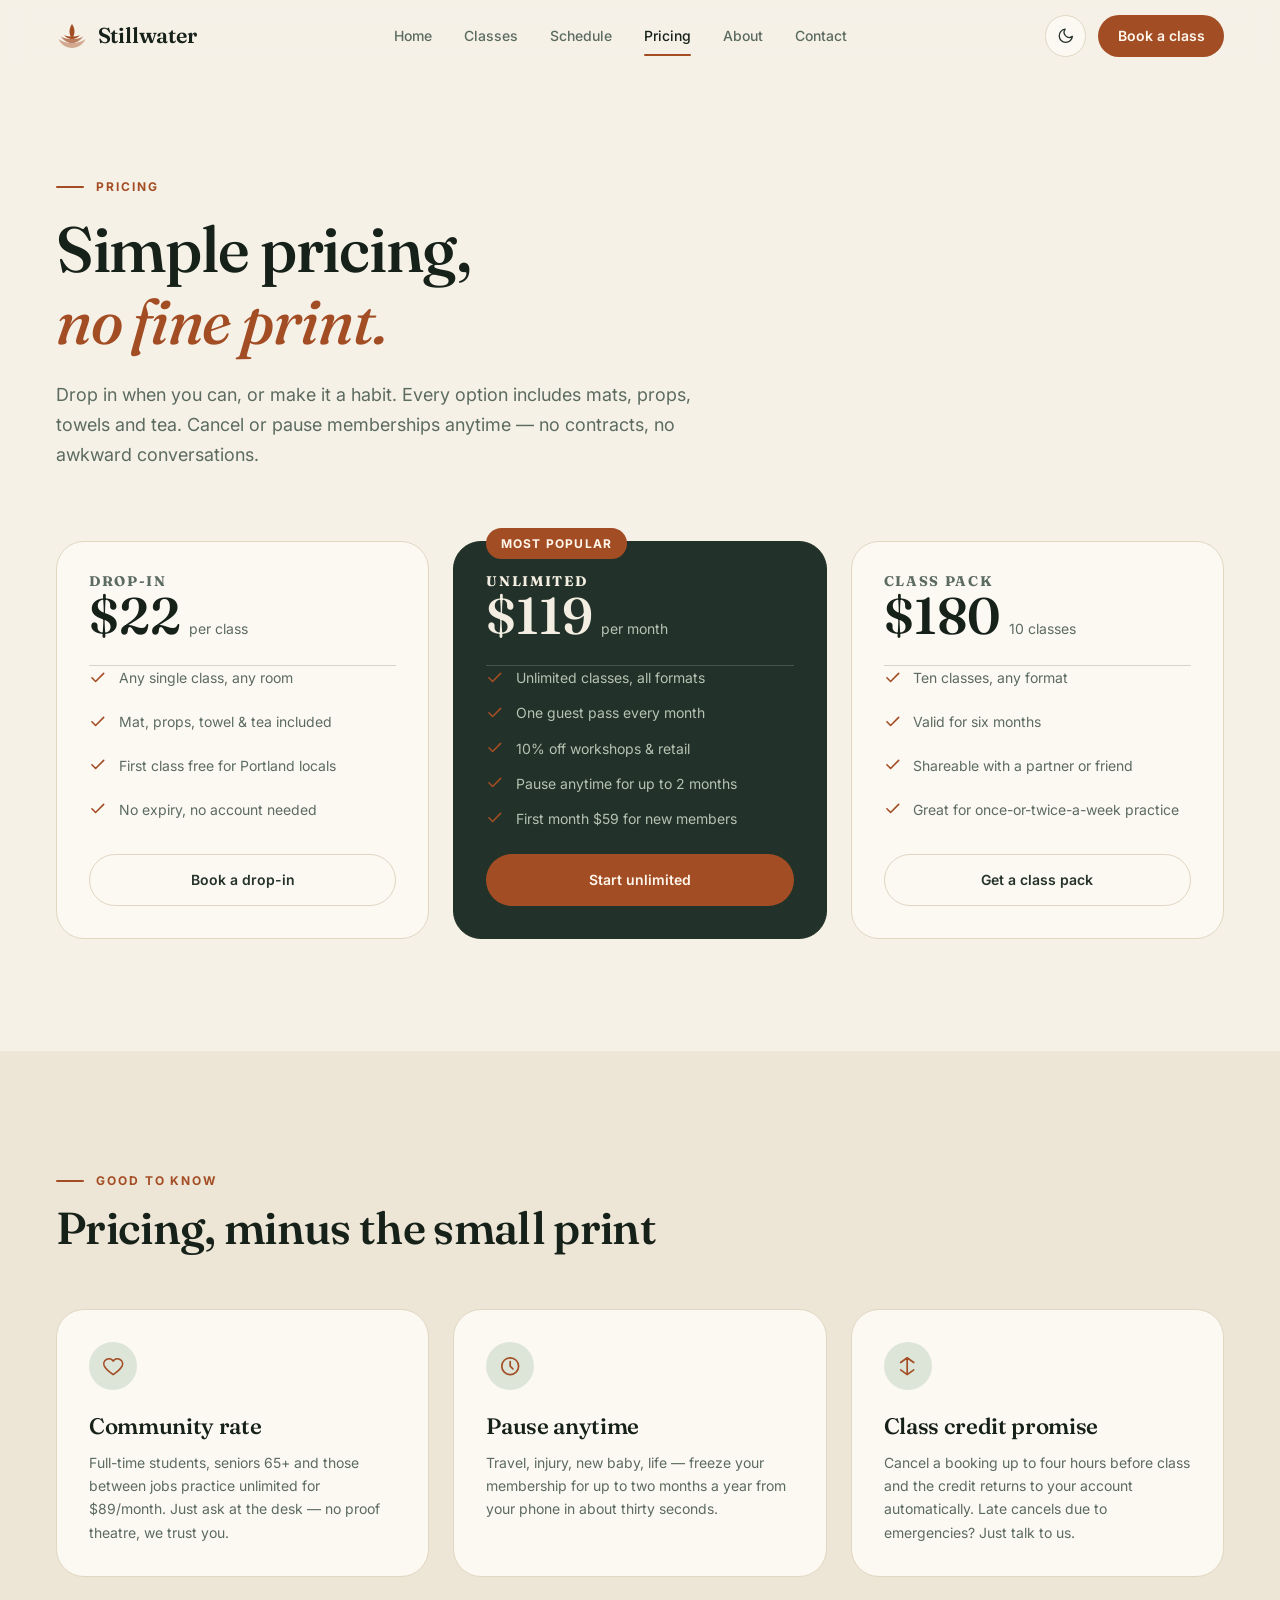
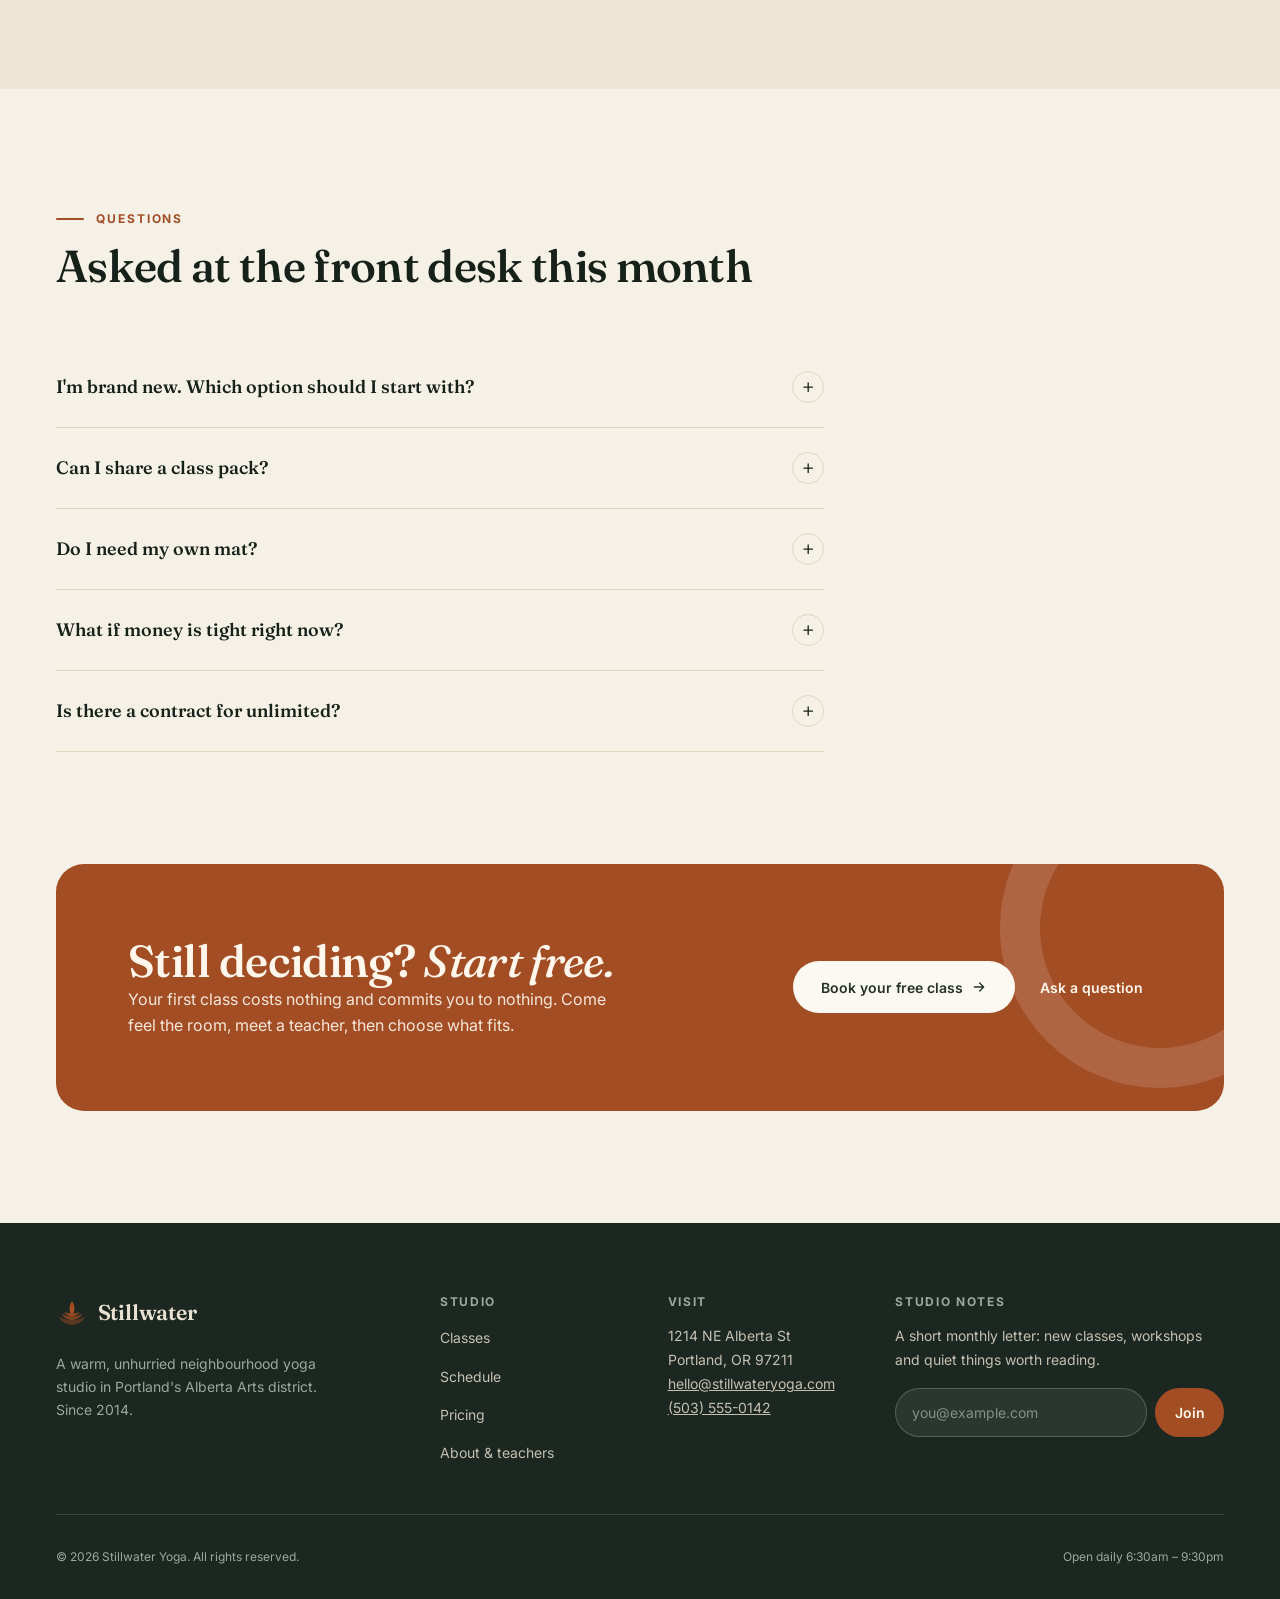
<file: pricing.html>
<!DOCTYPE html>
<html lang="en">
<head>
  <meta charset="UTF-8">
  <meta name="viewport" content="width=device-width, initial-scale=1.0">
  <title>Pricing &amp; Memberships — Stillwater Yoga</title>
  <meta name="description" content="Simple, honest pricing at Stillwater Yoga: drop-ins, class packs and unlimited memberships. First class free for Portland locals.">
  <link rel="preconnect" href="https://fonts.googleapis.com">
  <link rel="preconnect" href="https://fonts.gstatic.com" crossorigin>
  <link href="https://fonts.googleapis.com/css2?family=Fraunces:ital,opsz,wght@0,9..144,300..700;1,9..144,300..700&family=Inter:wght@400;500;600;700&display=swap" rel="stylesheet">
  <link rel="stylesheet" href="style.css">
  <script>
    (function () {
      var saved = localStorage.getItem('swy-theme');
      var theme = saved || (window.matchMedia('(prefers-color-scheme: dark)').matches ? 'dark' : 'light');
      document.documentElement.setAttribute('data-theme', theme);
    })();
  </script>
</head>
<body>
  <header class="site-header">
    <div class="container header-inner">
      <a class="logo" href="index.html" aria-label="Stillwater Yoga — home">
        <svg class="logo-mark" viewBox="0 0 32 32" fill="none" aria-hidden="true">
          <path d="M16 28c-6 0-11-3.5-13.5-9C6 21.5 10.5 23 16 23s10-1.5 13.5-4C27 24.5 22 28 16 28Z" fill="currentColor" opacity=".45"/>
          <path d="M16 23c-4.5 0-8.5-2.5-11-6.5 3 2 6.5 2.5 11 2.5s8-.5 11-2.5C24.5 20.5 20.5 23 16 23Z" fill="currentColor" opacity=".7"/>
          <path d="M16 19c-3 0-6-1.5-8-4 2.2 1 4.8 1.5 8 1.5s5.8-.5 8-1.5c-2 2.5-5 4-8 4Z" fill="currentColor"/>
          <path d="M16 4c1.6 2.4 2.5 5 2.5 7.5S17.6 16.6 16 19c-1.6-2.4-2.5-5-2.5-7.5S14.4 6.4 16 4Z" fill="currentColor"/>
        </svg>
        Stillwater
      </a>

      <nav class="site-nav" aria-label="Main navigation">
        <ul class="nav-links">
          <li><a href="index.html">Home</a></li>
          <li><a href="classes.html">Classes</a></li>
          <li><a href="schedule.html">Schedule</a></li>
          <li><a href="pricing.html" aria-current="page">Pricing</a></li>
          <li><a href="about.html">About</a></li>
          <li><a href="contact.html">Contact</a></li>
        </ul>
      </nav>

      <div class="header-actions">
        <button class="theme-toggle" type="button" aria-label="Toggle dark mode">
          <svg class="icon-moon" viewBox="0 0 24 24" fill="none" stroke="currentColor" stroke-width="1.8" stroke-linecap="round" stroke-linejoin="round" aria-hidden="true">
            <path d="M21 12.8A9 9 0 1 1 11.2 3 7 7 0 0 0 21 12.8Z"/>
          </svg>
          <svg class="icon-sun" viewBox="0 0 24 24" fill="none" stroke="currentColor" stroke-width="1.8" stroke-linecap="round" stroke-linejoin="round" aria-hidden="true">
            <circle cx="12" cy="12" r="4"/>
            <path d="M12 2v2M12 20v2M4.9 4.9l1.4 1.4M17.7 17.7l1.4 1.4M2 12h2M20 12h2M4.9 19.1l1.4-1.4M17.7 6.3l1.4-1.4"/>
          </svg>
        </button>
        <a class="btn btn-primary btn-small nav-cta" href="schedule.html">Book a class</a>
        <button class="nav-toggle" type="button" aria-label="Open menu" aria-expanded="false" aria-controls="site-nav">
          <span></span><span></span>
        </button>
      </div>
    </div>
  </header>

  <main>
    <section class="page-hero">
      <div class="container">
        <span class="eyebrow">Pricing</span>
        <h1>Simple pricing, <em>no fine print.</em></h1>
        <p class="lead">Drop in when you can, or make it a habit. Every option includes mats, props, towels and tea. Cancel or pause memberships anytime — no contracts, no awkward conversations.</p>
      </div>
    </section>

    <section class="section" style="padding-top: 0;">
      <div class="container">
        <div class="pricing-grid">
          <article class="price-card reveal">
            <div>
              <h2 class="price-name">Drop-in</h2>
              <p><span class="price">$22</span><span class="price-per">per class</span></p>
            </div>
            <ul class="price-list" role="list">
              <li>
                <svg viewBox="0 0 24 24" fill="none" stroke="currentColor" stroke-width="2.2" stroke-linecap="round" stroke-linejoin="round" aria-hidden="true"><path d="M20 6 9 17l-5-5"/></svg>
                Any single class, any room
              </li>
              <li>
                <svg viewBox="0 0 24 24" fill="none" stroke="currentColor" stroke-width="2.2" stroke-linecap="round" stroke-linejoin="round" aria-hidden="true"><path d="M20 6 9 17l-5-5"/></svg>
                Mat, props, towel &amp; tea included
              </li>
              <li>
                <svg viewBox="0 0 24 24" fill="none" stroke="currentColor" stroke-width="2.2" stroke-linecap="round" stroke-linejoin="round" aria-hidden="true"><path d="M20 6 9 17l-5-5"/></svg>
                First class free for Portland locals
              </li>
              <li>
                <svg viewBox="0 0 24 24" fill="none" stroke="currentColor" stroke-width="2.2" stroke-linecap="round" stroke-linejoin="round" aria-hidden="true"><path d="M20 6 9 17l-5-5"/></svg>
                No expiry, no account needed
              </li>
            </ul>
            <a class="btn btn-outline price-cta" href="schedule.html">Book a drop-in</a>
          </article>

          <article class="price-card price-featured reveal reveal-delay-1">
            <span class="price-badge">Most popular</span>
            <div>
              <h2 class="price-name">Unlimited</h2>
              <p><span class="price">$119</span><span class="price-per">per month</span></p>
            </div>
            <ul class="price-list" role="list">
              <li>
                <svg viewBox="0 0 24 24" fill="none" stroke="currentColor" stroke-width="2.2" stroke-linecap="round" stroke-linejoin="round" aria-hidden="true"><path d="M20 6 9 17l-5-5"/></svg>
                Unlimited classes, all formats
              </li>
              <li>
                <svg viewBox="0 0 24 24" fill="none" stroke="currentColor" stroke-width="2.2" stroke-linecap="round" stroke-linejoin="round" aria-hidden="true"><path d="M20 6 9 17l-5-5"/></svg>
                One guest pass every month
              </li>
              <li>
                <svg viewBox="0 0 24 24" fill="none" stroke="currentColor" stroke-width="2.2" stroke-linecap="round" stroke-linejoin="round" aria-hidden="true"><path d="M20 6 9 17l-5-5"/></svg>
                10% off workshops &amp; retail
              </li>
              <li>
                <svg viewBox="0 0 24 24" fill="none" stroke="currentColor" stroke-width="2.2" stroke-linecap="round" stroke-linejoin="round" aria-hidden="true"><path d="M20 6 9 17l-5-5"/></svg>
                Pause anytime for up to 2 months
              </li>
              <li>
                <svg viewBox="0 0 24 24" fill="none" stroke="currentColor" stroke-width="2.2" stroke-linecap="round" stroke-linejoin="round" aria-hidden="true"><path d="M20 6 9 17l-5-5"/></svg>
                First month $59 for new members
              </li>
            </ul>
            <a class="btn btn-primary price-cta" href="contact.html">Start unlimited</a>
          </article>

          <article class="price-card reveal reveal-delay-2">
            <div>
              <h2 class="price-name">Class pack</h2>
              <p><span class="price">$180</span><span class="price-per">10 classes</span></p>
            </div>
            <ul class="price-list" role="list">
              <li>
                <svg viewBox="0 0 24 24" fill="none" stroke="currentColor" stroke-width="2.2" stroke-linecap="round" stroke-linejoin="round" aria-hidden="true"><path d="M20 6 9 17l-5-5"/></svg>
                Ten classes, any format
              </li>
              <li>
                <svg viewBox="0 0 24 24" fill="none" stroke="currentColor" stroke-width="2.2" stroke-linecap="round" stroke-linejoin="round" aria-hidden="true"><path d="M20 6 9 17l-5-5"/></svg>
                Valid for six months
              </li>
              <li>
                <svg viewBox="0 0 24 24" fill="none" stroke="currentColor" stroke-width="2.2" stroke-linecap="round" stroke-linejoin="round" aria-hidden="true"><path d="M20 6 9 17l-5-5"/></svg>
                Shareable with a partner or friend
              </li>
              <li>
                <svg viewBox="0 0 24 24" fill="none" stroke="currentColor" stroke-width="2.2" stroke-linecap="round" stroke-linejoin="round" aria-hidden="true"><path d="M20 6 9 17l-5-5"/></svg>
                Great for once-or-twice-a-week practice
              </li>
            </ul>
            <a class="btn btn-outline price-cta" href="contact.html">Get a class pack</a>
          </article>
        </div>
      </div>
    </section>

    <section class="section band">
      <div class="container">
        <div class="section-head reveal">
          <span class="eyebrow">Good to know</span>
          <h2>Pricing, minus the small print</h2>
        </div>
        <div class="grid-3">
          <div class="value-card reveal">
            <div class="value-icon" aria-hidden="true">
              <svg viewBox="0 0 24 24" fill="none" stroke="currentColor" stroke-width="1.8" stroke-linecap="round" stroke-linejoin="round"><path d="M12 21s-7-4.6-9.5-9A5.5 5.5 0 0 1 12 6.5 5.5 5.5 0 0 1 21.5 12C19 16.4 12 21 12 21Z"/></svg>
            </div>
            <h3>Community rate</h3>
            <p>Full-time students, seniors 65+ and those between jobs practice unlimited for $89/month. Just ask at the desk — no proof theatre, we trust you.</p>
          </div>
          <div class="value-card reveal reveal-delay-1">
            <div class="value-icon" aria-hidden="true">
              <svg viewBox="0 0 24 24" fill="none" stroke="currentColor" stroke-width="1.8" stroke-linecap="round" stroke-linejoin="round"><circle cx="12" cy="12" r="9"/><path d="M12 7v5l3 3"/></svg>
            </div>
            <h3>Pause anytime</h3>
            <p>Travel, injury, new baby, life — freeze your membership for up to two months a year from your phone in about thirty seconds.</p>
          </div>
          <div class="value-card reveal reveal-delay-2">
            <div class="value-icon" aria-hidden="true">
              <svg viewBox="0 0 24 24" fill="none" stroke="currentColor" stroke-width="1.8" stroke-linecap="round" stroke-linejoin="round"><path d="M12 3v18M5 8l7-5 7 5M5 16l7 5 7-5"/></svg>
            </div>
            <h3>Class credit promise</h3>
            <p>Cancel a booking up to four hours before class and the credit returns to your account automatically. Late cancels due to emergencies? Just talk to us.</p>
          </div>
        </div>
      </div>
    </section>

    <section class="section">
      <div class="container">
        <div class="section-head reveal">
          <span class="eyebrow">Questions</span>
          <h2>Asked at the front desk this month</h2>
        </div>
        <div class="faq">
          <details class="faq-item reveal">
            <summary>
              I'm brand new. Which option should I start with?
              <span class="faq-icon" aria-hidden="true">
                <svg viewBox="0 0 24 24" fill="none" stroke="currentColor" stroke-width="2.2" stroke-linecap="round"><path d="M12 5v14M5 12h14"/></svg>
              </span>
            </summary>
            <p class="faq-answer">Start with your free local class, then take the new-member month at $59. Fourteen classes in your first month is the sweet spot most beginners land on — you'll know quickly if unlimited suits you.</p>
          </details>
          <details class="faq-item reveal">
            <summary>
              Can I share a class pack?
              <span class="faq-icon" aria-hidden="true">
                <svg viewBox="0 0 24 24" fill="none" stroke="currentColor" stroke-width="2.2" stroke-linecap="round"><path d="M12 5v14M5 12h14"/></svg>
              </span>
            </summary>
            <p class="faq-answer">Yes — the 10-class pack can be shared with one other person. Both of you just need an account so we know who's in the room. Memberships are individual, but the monthly guest pass helps.</p>
          </details>
          <details class="faq-item reveal">
            <summary>
              Do I need my own mat?
              <span class="faq-icon" aria-hidden="true">
                <svg viewBox="0 0 24 24" fill="none" stroke="currentColor" stroke-width="2.2" stroke-linecap="round"><path d="M12 5v14M5 12h14"/></svg>
              </span>
            </summary>
            <p class="faq-answer">No. Every pricing option includes mats, blocks, straps, bolsters, blankets and towels, plus tea in the lounge after class. Bring a water bottle if you like — we have a refill station.</p>
          </details>
          <details class="faq-item reveal">
            <summary>
              What if money is tight right now?
              <span class="faq-icon" aria-hidden="true">
                <svg viewBox="0 0 24 24" fill="none" stroke="currentColor" stroke-width="2.2" stroke-linecap="round"><path d="M12 5v14M5 12h14"/></svg>
              </span>
            </summary>
            <p class="faq-answer">Come anyway. Beyond the community rate, we keep a quiet pay-what-you-can fund sponsored by members, and a work-trade program (four hours at the desk per month) for unlimited practice. Email us — it's never a big deal.</p>
          </details>
          <details class="faq-item reveal">
            <summary>
              Is there a contract for unlimited?
              <span class="faq-icon" aria-hidden="true">
                <svg viewBox="0 0 24 24" fill="none" stroke="currentColor" stroke-width="2.2" stroke-linecap="round"><path d="M12 5v14M5 12h14"/></svg>
              </span>
            </summary>
            <p class="faq-answer">No contracts. It's a rolling monthly membership you can cancel or pause anytime from your account. We'd rather earn your renewal than lock you into it.</p>
          </details>
        </div>
      </div>
    </section>

    <section class="section" style="padding-top: 0;">
      <div class="container">
        <div class="cta-band reveal">
          <div class="cta-inner">
            <div>
              <h2>Still deciding? <em>Start free.</em></h2>
              <p>Your first class costs nothing and commits you to nothing. Come feel the room, meet a teacher, then choose what fits.</p>
            </div>
            <div class="cta-actions">
              <a class="btn btn-light" href="schedule.html">
                Book your free class
                <svg viewBox="0 0 24 24" fill="none" stroke="currentColor" stroke-width="2" stroke-linecap="round" stroke-linejoin="round" aria-hidden="true"><path d="M5 12h14M13 6l6 6-6 6"/></svg>
              </a>
              <a class="btn btn-ghost" href="contact.html">Ask a question</a>
            </div>
          </div>
        </div>
      </div>
    </section>
  </main>

  <footer class="site-footer">
    <div class="container">
      <div class="footer-grid">
        <div class="footer-brand">
          <a class="logo" href="index.html" aria-label="Stillwater Yoga — home">
            <svg class="logo-mark" viewBox="0 0 32 32" fill="none" aria-hidden="true">
              <path d="M16 28c-6 0-11-3.5-13.5-9C6 21.5 10.5 23 16 23s10-1.5 13.5-4C27 24.5 22 28 16 28Z" fill="currentColor" opacity=".45"/>
              <path d="M16 23c-4.5 0-8.5-2.5-11-6.5 3 2 6.5 2.5 11 2.5s8-.5 11-2.5C24.5 20.5 20.5 23 16 23Z" fill="currentColor" opacity=".7"/>
              <path d="M16 19c-3 0-6-1.5-8-4 2.2 1 4.8 1.5 8 1.5s5.8-.5 8-1.5c-2 2.5-5 4-8 4Z" fill="currentColor"/>
              <path d="M16 4c1.6 2.4 2.5 5 2.5 7.5S17.6 16.6 16 19c-1.6-2.4-2.5-5-2.5-7.5S14.4 6.4 16 4Z" fill="currentColor"/>
            </svg>
            Stillwater
          </a>
          <p>A warm, unhurried neighbourhood yoga studio in Portland's Alberta Arts district. Since 2014.</p>
        </div>

        <nav class="footer-col" aria-label="Studio links">
          <h2 class="footer-title">Studio</h2>
          <ul class="footer-links">
            <li><a href="classes.html">Classes</a></li>
            <li><a href="schedule.html">Schedule</a></li>
            <li><a href="pricing.html">Pricing</a></li>
            <li><a href="about.html">About &amp; teachers</a></li>
          </ul>
        </nav>

        <div class="footer-col">
          <h2 class="footer-title">Visit</h2>
          <address>
            1214 NE Alberta St<br>
            Portland, OR 97211<br>
            <a href="mailto:hello@stillwateryoga.com">hello@stillwateryoga.com</a><br>
            <a href="tel:+15035550142">(503) 555-0142</a>
          </address>
        </div>

        <div class="footer-col">
          <h2 class="footer-title">Studio notes</h2>
          <p>A short monthly letter: new classes, workshops and quiet things worth reading.</p>
          <form class="newsletter-form" data-newsletter>
            <label for="newsletter-email">Email address</label>
            <input id="newsletter-email" name="email" type="email" placeholder="you@example.com" autocomplete="email" required>
            <button class="btn btn-primary btn-small" type="submit">Join</button>
          </form>
        </div>
      </div>

      <div class="footer-bottom">
        <p>© 2026 Stillwater Yoga. All rights reserved.</p>
        <p>Open daily 6:30am – 9:30pm</p>
      </div>
    </div>
  </footer>

  <script src="script.js" defer></script>
</body>
</html>
</file>
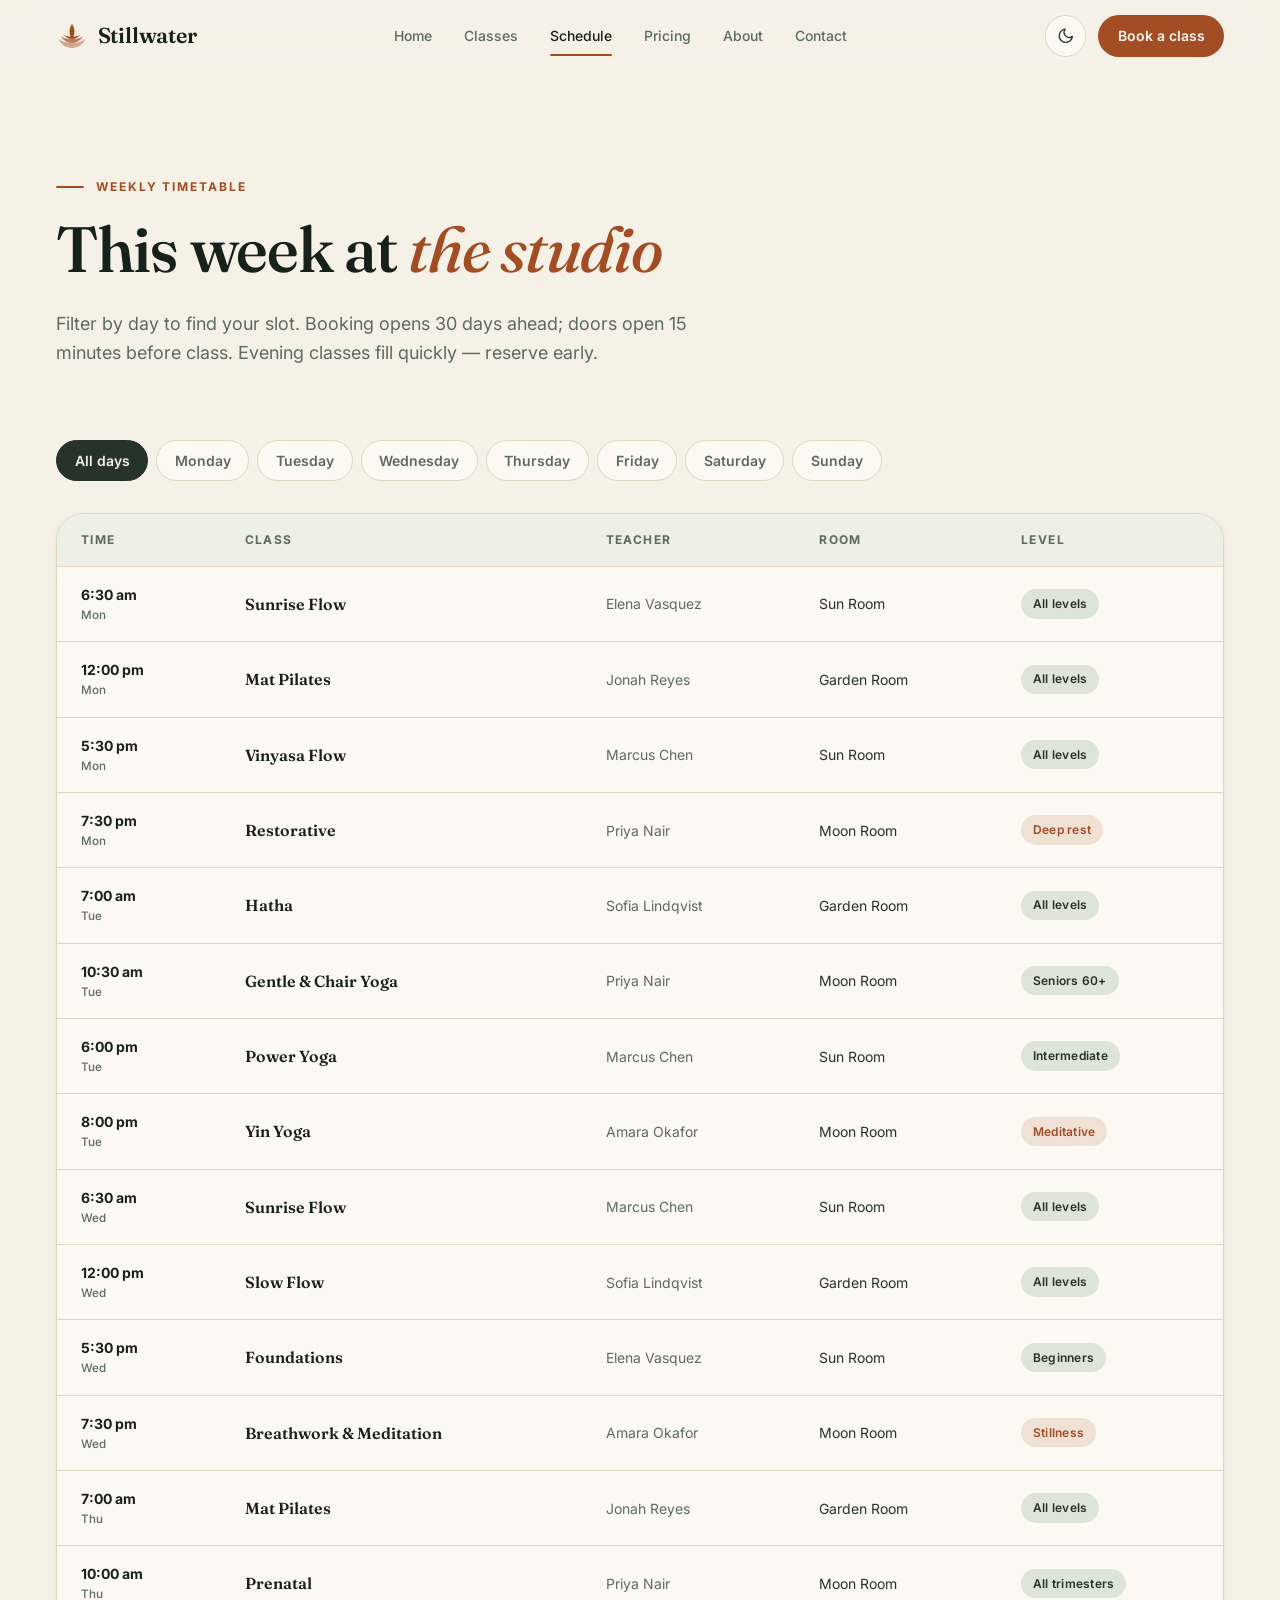
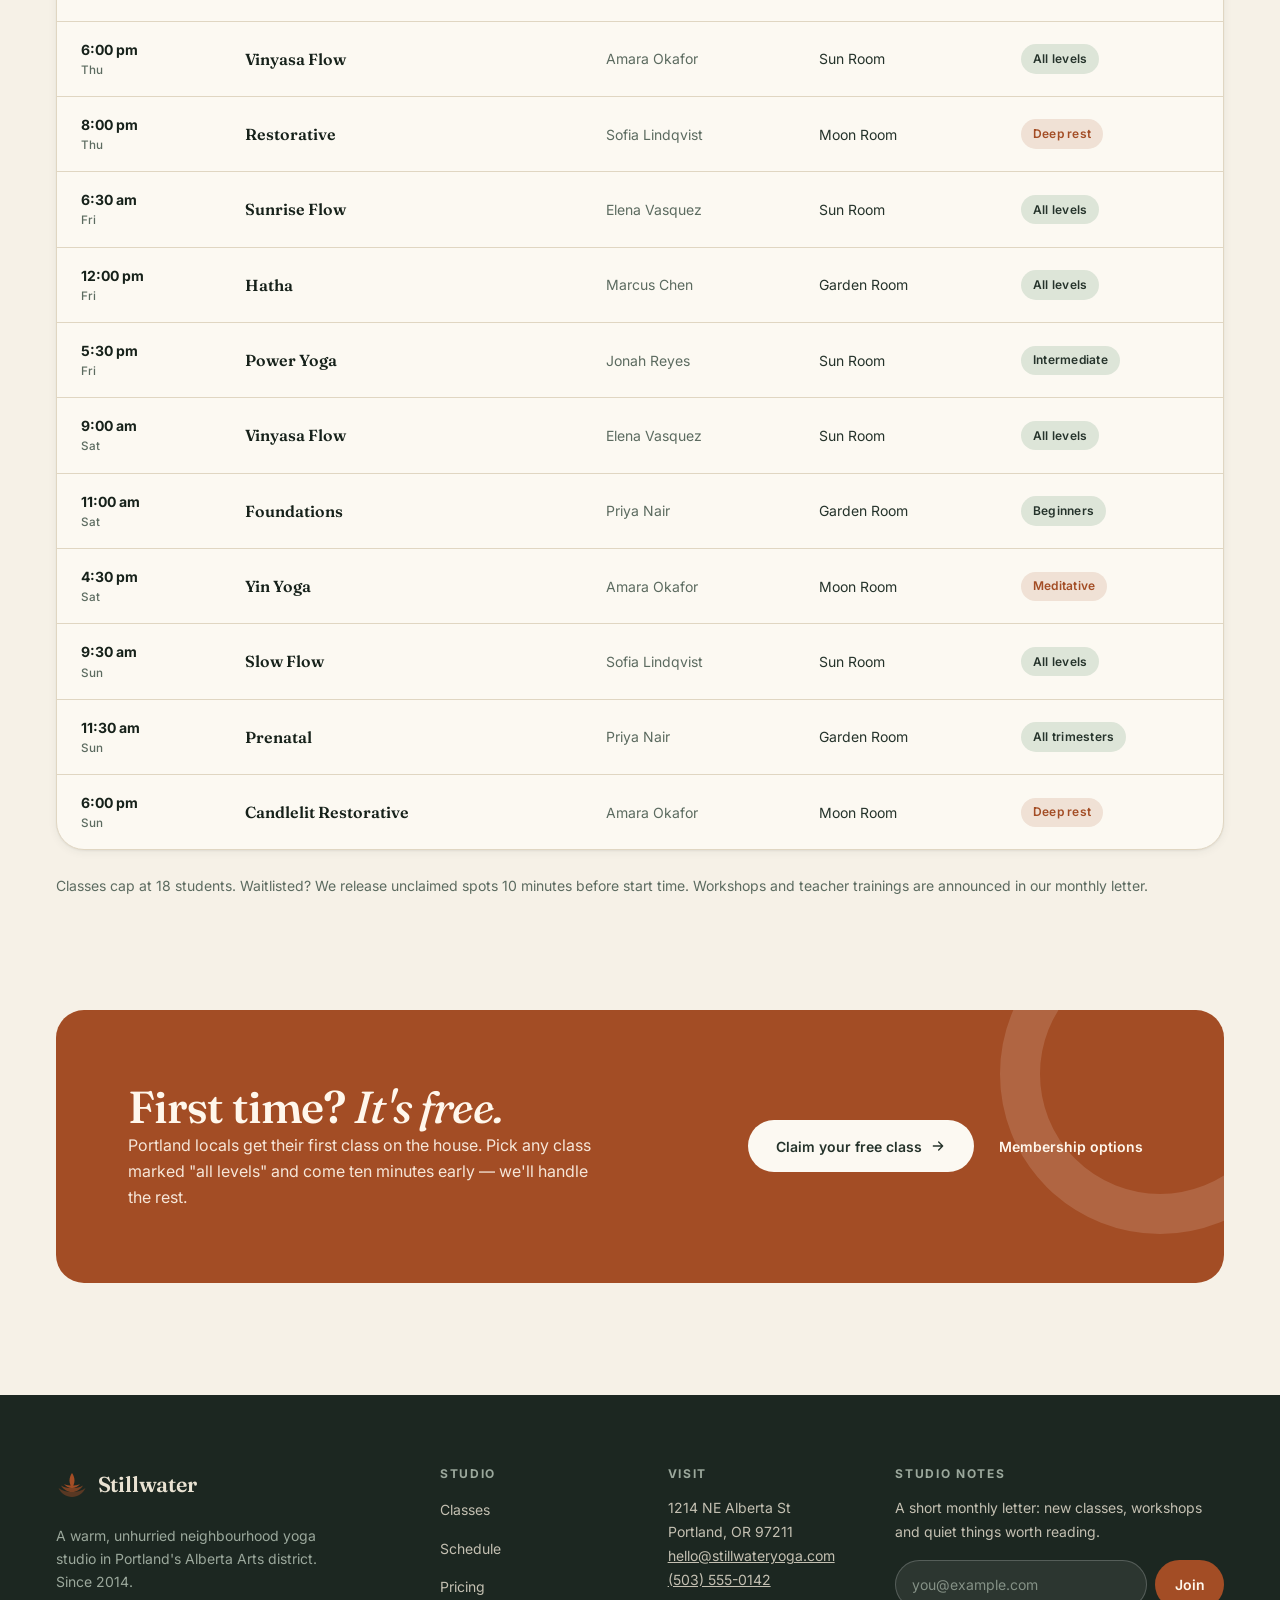
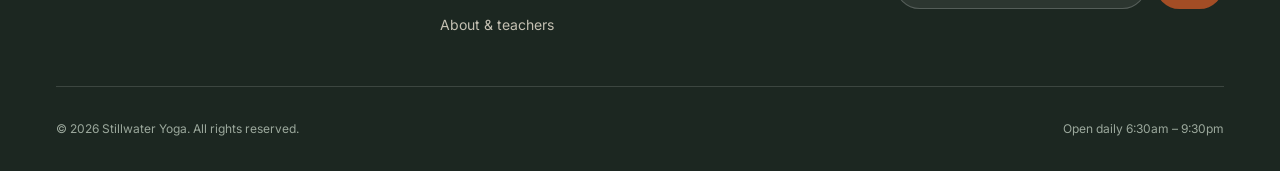
<file: schedule.html>
<!DOCTYPE html>
<html lang="en">
<head>
  <meta charset="UTF-8">
  <meta name="viewport" content="width=device-width, initial-scale=1.0">
  <title>Schedule — Stillwater Yoga</title>
  <meta name="description" content="This week's class timetable at Stillwater Yoga in Portland. Filter by day, book a spot — first class free for locals.">
  <link rel="preconnect" href="https://fonts.googleapis.com">
  <link rel="preconnect" href="https://fonts.gstatic.com" crossorigin>
  <link href="https://fonts.googleapis.com/css2?family=Fraunces:ital,opsz,wght@0,9..144,300..700;1,9..144,300..700&family=Inter:wght@400;500;600;700&display=swap" rel="stylesheet">
  <link rel="stylesheet" href="style.css">
  <script>
    (function () {
      var saved = localStorage.getItem('swy-theme');
      var theme = saved || (window.matchMedia('(prefers-color-scheme: dark)').matches ? 'dark' : 'light');
      document.documentElement.setAttribute('data-theme', theme);
    })();
  </script>
</head>
<body>
  <header class="site-header">
    <div class="container header-inner">
      <a class="logo" href="index.html" aria-label="Stillwater Yoga — home">
        <svg class="logo-mark" viewBox="0 0 32 32" fill="none" aria-hidden="true">
          <path d="M16 28c-6 0-11-3.5-13.5-9C6 21.5 10.5 23 16 23s10-1.5 13.5-4C27 24.5 22 28 16 28Z" fill="currentColor" opacity=".45"/>
          <path d="M16 23c-4.5 0-8.5-2.5-11-6.5 3 2 6.5 2.5 11 2.5s8-.5 11-2.5C24.5 20.5 20.5 23 16 23Z" fill="currentColor" opacity=".7"/>
          <path d="M16 19c-3 0-6-1.5-8-4 2.2 1 4.8 1.5 8 1.5s5.8-.5 8-1.5c-2 2.5-5 4-8 4Z" fill="currentColor"/>
          <path d="M16 4c1.6 2.4 2.5 5 2.5 7.5S17.6 16.6 16 19c-1.6-2.4-2.5-5-2.5-7.5S14.4 6.4 16 4Z" fill="currentColor"/>
        </svg>
        Stillwater
      </a>

      <nav class="site-nav" aria-label="Main navigation">
        <ul class="nav-links">
          <li><a href="index.html">Home</a></li>
          <li><a href="classes.html">Classes</a></li>
          <li><a href="schedule.html" aria-current="page">Schedule</a></li>
          <li><a href="pricing.html">Pricing</a></li>
          <li><a href="about.html">About</a></li>
          <li><a href="contact.html">Contact</a></li>
        </ul>
      </nav>

      <div class="header-actions">
        <button class="theme-toggle" type="button" aria-label="Toggle dark mode">
          <svg class="icon-moon" viewBox="0 0 24 24" fill="none" stroke="currentColor" stroke-width="1.8" stroke-linecap="round" stroke-linejoin="round" aria-hidden="true">
            <path d="M21 12.8A9 9 0 1 1 11.2 3 7 7 0 0 0 21 12.8Z"/>
          </svg>
          <svg class="icon-sun" viewBox="0 0 24 24" fill="none" stroke="currentColor" stroke-width="1.8" stroke-linecap="round" stroke-linejoin="round" aria-hidden="true">
            <circle cx="12" cy="12" r="4"/>
            <path d="M12 2v2M12 20v2M4.9 4.9l1.4 1.4M17.7 17.7l1.4 1.4M2 12h2M20 12h2M4.9 19.1l1.4-1.4M17.7 6.3l1.4-1.4"/>
          </svg>
        </button>
        <a class="btn btn-primary btn-small nav-cta" href="schedule.html">Book a class</a>
        <button class="nav-toggle" type="button" aria-label="Open menu" aria-expanded="false" aria-controls="site-nav">
          <span></span><span></span>
        </button>
      </div>
    </div>
  </header>

  <main>
    <section class="page-hero">
      <div class="container">
        <span class="eyebrow">Weekly timetable</span>
        <h1>This week at <em>the studio</em></h1>
        <p class="lead">Filter by day to find your slot. Booking opens 30 days ahead; doors open 15 minutes before class. Evening classes fill quickly — reserve early.</p>
      </div>
    </section>

    <section class="section" style="padding-top: 0;">
      <div class="container">
        <div class="schedule-filters" role="group" aria-label="Filter classes by day">
          <button class="chip" type="button" data-day="all" aria-pressed="true">All days</button>
          <button class="chip" type="button" data-day="mon" aria-pressed="false">Monday</button>
          <button class="chip" type="button" data-day="tue" aria-pressed="false">Tuesday</button>
          <button class="chip" type="button" data-day="wed" aria-pressed="false">Wednesday</button>
          <button class="chip" type="button" data-day="thu" aria-pressed="false">Thursday</button>
          <button class="chip" type="button" data-day="fri" aria-pressed="false">Friday</button>
          <button class="chip" type="button" data-day="sat" aria-pressed="false">Saturday</button>
          <button class="chip" type="button" data-day="sun" aria-pressed="false">Sunday</button>
        </div>

        <div class="schedule-wrap">
          <table class="schedule-table">
            <caption class="visually-hidden">Weekly class schedule with time, class, teacher, room and level</caption>
            <thead>
              <tr>
                <th scope="col">Time</th>
                <th scope="col">Class</th>
                <th scope="col">Teacher</th>
                <th scope="col">Room</th>
                <th scope="col">Level</th>
              </tr>
            </thead>
            <tbody>
              <!-- Monday -->
              <tr data-day="mon">
                <td class="time-cell">6:30 am<small>Mon</small></td>
                <td class="class-cell">Sunrise Flow</td>
                <td class="teacher-cell">Elena Vasquez</td>
                <td>Sun Room</td>
                <td><span class="pill">All levels</span></td>
              </tr>
              <tr data-day="mon">
                <td class="time-cell">12:00 pm<small>Mon</small></td>
                <td class="class-cell">Mat Pilates</td>
                <td class="teacher-cell">Jonah Reyes</td>
                <td>Garden Room</td>
                <td><span class="pill">All levels</span></td>
              </tr>
              <tr data-day="mon">
                <td class="time-cell">5:30 pm<small>Mon</small></td>
                <td class="class-cell">Vinyasa Flow</td>
                <td class="teacher-cell">Marcus Chen</td>
                <td>Sun Room</td>
                <td><span class="pill">All levels</span></td>
              </tr>
              <tr data-day="mon">
                <td class="time-cell">7:30 pm<small>Mon</small></td>
                <td class="class-cell">Restorative</td>
                <td class="teacher-cell">Priya Nair</td>
                <td>Moon Room</td>
                <td><span class="pill pill-accent">Deep rest</span></td>
              </tr>
              <!-- Tuesday -->
              <tr data-day="tue">
                <td class="time-cell">7:00 am<small>Tue</small></td>
                <td class="class-cell">Hatha</td>
                <td class="teacher-cell">Sofia Lindqvist</td>
                <td>Garden Room</td>
                <td><span class="pill">All levels</span></td>
              </tr>
              <tr data-day="tue">
                <td class="time-cell">10:30 am<small>Tue</small></td>
                <td class="class-cell">Gentle &amp; Chair Yoga</td>
                <td class="teacher-cell">Priya Nair</td>
                <td>Moon Room</td>
                <td><span class="pill">Seniors 60+</span></td>
              </tr>
              <tr data-day="tue">
                <td class="time-cell">6:00 pm<small>Tue</small></td>
                <td class="class-cell">Power Yoga</td>
                <td class="teacher-cell">Marcus Chen</td>
                <td>Sun Room</td>
                <td><span class="pill">Intermediate</span></td>
              </tr>
              <tr data-day="tue">
                <td class="time-cell">8:00 pm<small>Tue</small></td>
                <td class="class-cell">Yin Yoga</td>
                <td class="teacher-cell">Amara Okafor</td>
                <td>Moon Room</td>
                <td><span class="pill pill-accent">Meditative</span></td>
              </tr>
              <!-- Wednesday -->
              <tr data-day="wed">
                <td class="time-cell">6:30 am<small>Wed</small></td>
                <td class="class-cell">Sunrise Flow</td>
                <td class="teacher-cell">Marcus Chen</td>
                <td>Sun Room</td>
                <td><span class="pill">All levels</span></td>
              </tr>
              <tr data-day="wed">
                <td class="time-cell">12:00 pm<small>Wed</small></td>
                <td class="class-cell">Slow Flow</td>
                <td class="teacher-cell">Sofia Lindqvist</td>
                <td>Garden Room</td>
                <td><span class="pill">All levels</span></td>
              </tr>
              <tr data-day="wed">
                <td class="time-cell">5:30 pm<small>Wed</small></td>
                <td class="class-cell">Foundations</td>
                <td class="teacher-cell">Elena Vasquez</td>
                <td>Sun Room</td>
                <td><span class="pill">Beginners</span></td>
              </tr>
              <tr data-day="wed">
                <td class="time-cell">7:30 pm<small>Wed</small></td>
                <td class="class-cell">Breathwork &amp; Meditation</td>
                <td class="teacher-cell">Amara Okafor</td>
                <td>Moon Room</td>
                <td><span class="pill pill-accent">Stillness</span></td>
              </tr>
              <!-- Thursday -->
              <tr data-day="thu">
                <td class="time-cell">7:00 am<small>Thu</small></td>
                <td class="class-cell">Mat Pilates</td>
                <td class="teacher-cell">Jonah Reyes</td>
                <td>Garden Room</td>
                <td><span class="pill">All levels</span></td>
              </tr>
              <tr data-day="thu">
                <td class="time-cell">10:00 am<small>Thu</small></td>
                <td class="class-cell">Prenatal</td>
                <td class="teacher-cell">Priya Nair</td>
                <td>Moon Room</td>
                <td><span class="pill">All trimesters</span></td>
              </tr>
              <tr data-day="thu">
                <td class="time-cell">6:00 pm<small>Thu</small></td>
                <td class="class-cell">Vinyasa Flow</td>
                <td class="teacher-cell">Amara Okafor</td>
                <td>Sun Room</td>
                <td><span class="pill">All levels</span></td>
              </tr>
              <tr data-day="thu">
                <td class="time-cell">8:00 pm<small>Thu</small></td>
                <td class="class-cell">Restorative</td>
                <td class="teacher-cell">Sofia Lindqvist</td>
                <td>Moon Room</td>
                <td><span class="pill pill-accent">Deep rest</span></td>
              </tr>
              <!-- Friday -->
              <tr data-day="fri">
                <td class="time-cell">6:30 am<small>Fri</small></td>
                <td class="class-cell">Sunrise Flow</td>
                <td class="teacher-cell">Elena Vasquez</td>
                <td>Sun Room</td>
                <td><span class="pill">All levels</span></td>
              </tr>
              <tr data-day="fri">
                <td class="time-cell">12:00 pm<small>Fri</small></td>
                <td class="class-cell">Hatha</td>
                <td class="teacher-cell">Marcus Chen</td>
                <td>Garden Room</td>
                <td><span class="pill">All levels</span></td>
              </tr>
              <tr data-day="fri">
                <td class="time-cell">5:30 pm<small>Fri</small></td>
                <td class="class-cell">Power Yoga</td>
                <td class="teacher-cell">Jonah Reyes</td>
                <td>Sun Room</td>
                <td><span class="pill">Intermediate</span></td>
              </tr>
              <!-- Saturday -->
              <tr data-day="sat">
                <td class="time-cell">9:00 am<small>Sat</small></td>
                <td class="class-cell">Vinyasa Flow</td>
                <td class="teacher-cell">Elena Vasquez</td>
                <td>Sun Room</td>
                <td><span class="pill">All levels</span></td>
              </tr>
              <tr data-day="sat">
                <td class="time-cell">11:00 am<small>Sat</small></td>
                <td class="class-cell">Foundations</td>
                <td class="teacher-cell">Priya Nair</td>
                <td>Garden Room</td>
                <td><span class="pill">Beginners</span></td>
              </tr>
              <tr data-day="sat">
                <td class="time-cell">4:30 pm<small>Sat</small></td>
                <td class="class-cell">Yin Yoga</td>
                <td class="teacher-cell">Amara Okafor</td>
                <td>Moon Room</td>
                <td><span class="pill pill-accent">Meditative</span></td>
              </tr>
              <!-- Sunday -->
              <tr data-day="sun">
                <td class="time-cell">9:30 am<small>Sun</small></td>
                <td class="class-cell">Slow Flow</td>
                <td class="teacher-cell">Sofia Lindqvist</td>
                <td>Sun Room</td>
                <td><span class="pill">All levels</span></td>
              </tr>
              <tr data-day="sun">
                <td class="time-cell">11:30 am<small>Sun</small></td>
                <td class="class-cell">Prenatal</td>
                <td class="teacher-cell">Priya Nair</td>
                <td>Garden Room</td>
                <td><span class="pill">All trimesters</span></td>
              </tr>
              <tr data-day="sun">
                <td class="time-cell">6:00 pm<small>Sun</small></td>
                <td class="class-cell">Candlelit Restorative</td>
                <td class="teacher-cell">Amara Okafor</td>
                <td>Moon Room</td>
                <td><span class="pill pill-accent">Deep rest</span></td>
              </tr>
            </tbody>
          </table>
          <p class="schedule-empty">No classes on this day — try another, or view the full week.</p>
        </div>

        <p class="schedule-note">Classes cap at 18 students. Waitlisted? We release unclaimed spots 10 minutes before start time. Workshops and teacher trainings are announced in our monthly letter.</p>
      </div>
    </section>

    <section class="section" style="padding-top: 0;">
      <div class="container">
        <div class="cta-band reveal">
          <div class="cta-inner">
            <div>
              <h2>First time? <em>It's free.</em></h2>
              <p>Portland locals get their first class on the house. Pick any class marked "all levels" and come ten minutes early — we'll handle the rest.</p>
            </div>
            <div class="cta-actions">
              <a class="btn btn-light" href="contact.html">
                Claim your free class
                <svg viewBox="0 0 24 24" fill="none" stroke="currentColor" stroke-width="2" stroke-linecap="round" stroke-linejoin="round" aria-hidden="true"><path d="M5 12h14M13 6l6 6-6 6"/></svg>
              </a>
              <a class="btn btn-ghost" href="pricing.html">Membership options</a>
            </div>
          </div>
        </div>
      </div>
    </section>
  </main>

  <footer class="site-footer">
    <div class="container">
      <div class="footer-grid">
        <div class="footer-brand">
          <a class="logo" href="index.html" aria-label="Stillwater Yoga — home">
            <svg class="logo-mark" viewBox="0 0 32 32" fill="none" aria-hidden="true">
              <path d="M16 28c-6 0-11-3.5-13.5-9C6 21.5 10.5 23 16 23s10-1.5 13.5-4C27 24.5 22 28 16 28Z" fill="currentColor" opacity=".45"/>
              <path d="M16 23c-4.5 0-8.5-2.5-11-6.5 3 2 6.5 2.5 11 2.5s8-.5 11-2.5C24.5 20.5 20.5 23 16 23Z" fill="currentColor" opacity=".7"/>
              <path d="M16 19c-3 0-6-1.5-8-4 2.2 1 4.8 1.5 8 1.5s5.8-.5 8-1.5c-2 2.5-5 4-8 4Z" fill="currentColor"/>
              <path d="M16 4c1.6 2.4 2.5 5 2.5 7.5S17.6 16.6 16 19c-1.6-2.4-2.5-5-2.5-7.5S14.4 6.4 16 4Z" fill="currentColor"/>
            </svg>
            Stillwater
          </a>
          <p>A warm, unhurried neighbourhood yoga studio in Portland's Alberta Arts district. Since 2014.</p>
        </div>

        <nav class="footer-col" aria-label="Studio links">
          <h2 class="footer-title">Studio</h2>
          <ul class="footer-links">
            <li><a href="classes.html">Classes</a></li>
            <li><a href="schedule.html">Schedule</a></li>
            <li><a href="pricing.html">Pricing</a></li>
            <li><a href="about.html">About &amp; teachers</a></li>
          </ul>
        </nav>

        <div class="footer-col">
          <h2 class="footer-title">Visit</h2>
          <address>
            1214 NE Alberta St<br>
            Portland, OR 97211<br>
            <a href="mailto:hello@stillwateryoga.com">hello@stillwateryoga.com</a><br>
            <a href="tel:+15035550142">(503) 555-0142</a>
          </address>
        </div>

        <div class="footer-col">
          <h2 class="footer-title">Studio notes</h2>
          <p>A short monthly letter: new classes, workshops and quiet things worth reading.</p>
          <form class="newsletter-form" data-newsletter>
            <label for="newsletter-email">Email address</label>
            <input id="newsletter-email" name="email" type="email" placeholder="you@example.com" autocomplete="email" required>
            <button class="btn btn-primary btn-small" type="submit">Join</button>
          </form>
        </div>
      </div>

      <div class="footer-bottom">
        <p>© 2026 Stillwater Yoga. All rights reserved.</p>
        <p>Open daily 6:30am – 9:30pm</p>
      </div>
    </div>
  </footer>

  <script src="script.js" defer></script>
</body>
</html>
</file>
<file: style.css>
/* ==========================================================================
   Stillwater Yoga — style.css
   --------------------------------------------------------------------------
   Assumptions (brief was minimal: "a site for a local yoga studio"):
   - Pages: Home, Classes, Schedule, Pricing, About, Contact.
   - Brand: warm, grounded, modern-studio feel — cream + deep green + clay,
     Fraunces (display serif) paired with Inter (body), light + dark themes.
   - Interactivity (script.js): mobile nav, theme toggle, schedule day
     filter, scroll-reveal, contact form status.
   ========================================================================== */

/* ---------- Tokens ---------- */
:root {
  /* Palette — light theme */
  --color-bg: #F6F1E7;
  --color-surface: #FCF9F2;
  --color-surface-alt: #EDE5D5;
  --color-sage: #DDE5D8;
  --color-ink: #25332B;
  --color-ink-strong: #16211A;
  --color-muted: #5C6B60;
  --color-accent: #A34D25;
  --color-accent-strong: #833A18;
  --color-on-accent: #FFF7EC;
  --color-line: #E0D6C2;

  /* Fixed (non-flipping) colors */
  --color-featured-bg: #223129;
  --color-featured-ink: #F3EEE1;
  --color-featured-muted: #B6C2B2;
  --color-footer-bg: #1C2721;
  --color-footer-ink: #E9E2D2;
  --color-footer-muted: #9BA89C;

  /* Type */
  --font-display: "Fraunces", Georgia, "Times New Roman", serif;
  --font-body: "Inter", system-ui, -apple-system, "Segoe UI", sans-serif;

  --text-xs: 0.75rem;
  --text-sm: 0.875rem;
  --text-md: 1rem;
  --text-lg: 1.125rem;
  --text-xl: clamp(1.2rem, 1.1rem + 0.5vw, 1.4rem);
  --text-2xl: clamp(1.45rem, 1.2rem + 1.2vw, 1.95rem);
  --text-3xl: clamp(1.9rem, 1.4rem + 2.4vw, 2.8rem);
  --text-hero: clamp(2.7rem, 1.9rem + 4.6vw, 4.9rem);

  /* Space */
  --space-1: 0.25rem;
  --space-2: 0.5rem;
  --space-3: 0.75rem;
  --space-4: 1rem;
  --space-5: 1.5rem;
  --space-6: 2rem;
  --space-7: 3rem;
  --space-8: 4.5rem;
  --space-9: 7rem;

  /* Radii */
  --radius-s: 0.5rem;
  --radius-m: 0.9rem;
  --radius-l: 1.75rem;
  --radius-pill: 999px;

  /* Shadows */
  --shadow-s: 0 1px 2px rgba(37, 51, 43, 0.06), 0 2px 10px rgba(37, 51, 43, 0.06);
  --shadow-m: 0 8px 28px rgba(37, 51, 43, 0.12);
  --shadow-l: 0 20px 54px rgba(37, 51, 43, 0.16);

  /* Layout */
  --container: 73rem;
  --gutter: clamp(1.25rem, 4vw, 2.5rem);
  --header-h: 4.5rem;
  --ease: cubic-bezier(0.22, 0.61, 0.21, 1);
}

[data-theme="dark"] {
  --color-bg: #131A15;
  --color-surface: #1A231D;
  --color-surface-alt: #202B23;
  --color-sage: #243026;
  --color-ink: #ECE6D8;
  --color-ink-strong: #F7F2E6;
  --color-muted: #A2AFA4;
  --color-accent: #DA8B59;
  --color-accent-strong: #E8A375;
  --color-on-accent: #231407;
  --color-line: #2C3830;

  --shadow-s: 0 1px 2px rgba(0, 0, 0, 0.4);
  --shadow-m: 0 8px 28px rgba(0, 0, 0, 0.5);
  --shadow-l: 0 20px 54px rgba(0, 0, 0, 0.55);
}

/* ---------- Reset & base ---------- */
*,
*::before,
*::after {
  box-sizing: border-box;
}

* {
  margin: 0;
}

html {
  scroll-behavior: smooth;
  scroll-padding-top: calc(var(--header-h) + 1rem);
}

body {
  font-family: var(--font-body);
  font-size: var(--text-md);
  line-height: 1.65;
  color: var(--color-ink);
  background-color: var(--color-bg);
  -webkit-font-smoothing: antialiased;
  min-height: 100vh;
  transition: background-color 0.35s var(--ease), color 0.35s var(--ease);
}

h1, h2, h3, h4 {
  font-family: var(--font-display);
  font-optical-sizing: auto;
  font-weight: 560;
  line-height: 1.12;
  letter-spacing: -0.015em;
  color: var(--color-ink-strong);
  text-wrap: balance;
}

img,
svg {
  display: block;
}

img {
  max-width: 100%;
  height: auto;
}

a {
  color: inherit;
}

button {
  font: inherit;
  color: inherit;
}

ul[role="list"],
ol[role="list"] {
  list-style: none;
  padding: 0;
}

::selection {
  background: var(--color-accent);
  color: var(--color-on-accent);
}

:focus-visible {
  outline: 3px solid var(--color-accent);
  outline-offset: 2px;
  border-radius: var(--radius-s);
}

[data-theme="dark"] img {
  filter: brightness(0.92);
}

::placeholder {
  color: var(--color-muted);
  opacity: 0.8;
}

/* ---------- Utilities ---------- */
.container {
  width: min(100% - (var(--gutter) * 2), var(--container));
  margin-inline: auto;
}

.visually-hidden {
  position: absolute;
  width: 1px;
  height: 1px;
  margin: -1px;
  padding: 0;
  overflow: hidden;
  clip: rect(0 0 0 0);
  white-space: nowrap;
  border: 0;
}

.lead {
  font-size: var(--text-lg);
  color: var(--color-muted);
  max-width: 58ch;
}

.flow > * + * {
  margin-block-start: var(--space-4);
}

.image-frame {
  background: var(--color-sage);
  border-radius: var(--radius-l);
  overflow: hidden;
}

.image-frame img {
  width: 100%;
  height: 100%;
  object-fit: cover;
}

.arch {
  border-radius: var(--radius-pill) var(--radius-pill) var(--radius-l) var(--radius-l);
}

.section {
  padding-block: clamp(4rem, 9vw, var(--space-9));
}

.section.band {
  background: var(--color-surface-alt);
}

.section-head {
  max-width: 46rem;
  margin-bottom: clamp(2.5rem, 5vw, 3.5rem);
}

.section-head h2 {
  font-size: var(--text-3xl);
  margin-top: var(--space-3);
}

.section-head .lead {
  margin-top: var(--space-4);
}

.eyebrow {
  display: inline-flex;
  align-items: center;
  gap: var(--space-3);
  font-size: var(--text-xs);
  font-weight: 700;
  letter-spacing: 0.16em;
  text-transform: uppercase;
  color: var(--color-accent);
}

.eyebrow::before {
  content: "";
  width: 1.75rem;
  height: 2px;
  background: var(--color-accent);
  border-radius: var(--radius-pill);
}

.split {
  display: grid;
  gap: clamp(2rem, 5vw, 4.5rem);
  align-items: center;
}

.grid-2,
.grid-3,
.grid-4 {
  display: grid;
  gap: var(--space-5);
}

@media (min-width: 40em) {
  .grid-2,
  .grid-4 {
    grid-template-columns: repeat(2, 1fr);
  }
  .grid-3 {
    grid-template-columns: repeat(2, 1fr);
  }
}

@media (min-width: 64em) {
  .split {
    grid-template-columns: 1fr 1fr;
  }
  .split-media-first > .split-copy {
    order: 2;
  }
  .grid-3 {
    grid-template-columns: repeat(3, 1fr);
  }
  .grid-4 {
    grid-template-columns: repeat(4, 1fr);
  }
}

/* ---------- Buttons ---------- */
.btn {
  display: inline-flex;
  align-items: center;
  justify-content: center;
  gap: var(--space-2);
  padding: 0.85rem 1.7rem;
  border-radius: var(--radius-pill);
  border: 1px solid transparent;
  font-size: var(--text-sm);
  font-weight: 600;
  text-decoration: none;
  cursor: pointer;
  transition: transform 0.25s var(--ease), box-shadow 0.25s var(--ease),
    background-color 0.25s var(--ease), color 0.25s var(--ease),
    border-color 0.25s var(--ease);
}

.btn svg {
  width: 1rem;
  height: 1rem;
  transition: transform 0.25s var(--ease);
}

.btn:hover svg {
  transform: translateX(3px);
}

.btn-primary {
  background: var(--color-accent);
  color: var(--color-on-accent);
}

.btn-primary:hover {
  background: var(--color-accent-strong);
  transform: translateY(-2px);
  box-shadow: var(--shadow-m);
}

.btn-outline {
  background: transparent;
  color: var(--color-ink);
  border-color: var(--color-line);
}

.btn-outline:hover {
  border-color: var(--color-ink);
  background: var(--color-surface);
  transform: translateY(-2px);
}

.btn-light {
  background: var(--color-surface);
  color: var(--color-ink);
}

.btn-light:hover {
  transform: translateY(-2px);
  box-shadow: var(--shadow-m);
}

.btn-ghost {
  padding-inline: var(--space-2);
  color: var(--color-accent);
}

.btn-ghost:hover {
  color: var(--color-accent-strong);
}

.btn-small {
  padding: 0.55rem 1.15rem;
}

/* ---------- Header ---------- */
.site-header {
  position: sticky;
  top: 0;
  z-index: 60;
  background: color-mix(in srgb, var(--color-bg) 84%, transparent);
  backdrop-filter: blur(14px);
  -webkit-backdrop-filter: blur(14px);
  border-bottom: 1px solid transparent;
  transition: border-color 0.3s var(--ease), box-shadow 0.3s var(--ease);
}

.site-header.is-scrolled {
  border-bottom-color: var(--color-line);
  box-shadow: var(--shadow-s);
}

.header-inner {
  display: flex;
  align-items: center;
  justify-content: space-between;
  gap: var(--space-4);
  height: var(--header-h);
}

.logo {
  display: inline-flex;
  align-items: center;
  gap: 0.6rem;
  font-family: var(--font-display);
  font-size: 1.35rem;
  font-weight: 600;
  letter-spacing: -0.01em;
  color: var(--color-ink-strong);
  text-decoration: none;
}

.logo-mark {
  width: 2rem;
  height: 2rem;
  color: var(--color-accent);
  flex: none;
}

.header-actions {
  display: flex;
  align-items: center;
  gap: var(--space-3);
}

.theme-toggle,
.nav-toggle {
  display: inline-grid;
  place-items: center;
  width: 2.6rem;
  height: 2.6rem;
  border-radius: var(--radius-pill);
  border: 1px solid var(--color-line);
  background: var(--color-surface);
  cursor: pointer;
  transition: border-color 0.25s var(--ease), transform 0.25s var(--ease);
}

.theme-toggle:hover,
.nav-toggle:hover {
  border-color: var(--color-ink);
  transform: translateY(-1px);
}

.theme-toggle svg {
  width: 1.1rem;
  height: 1.1rem;
}

.theme-toggle .icon-sun {
  display: none;
}

[data-theme="dark"] .theme-toggle .icon-sun {
  display: block;
}

[data-theme="dark"] .theme-toggle .icon-moon {
  display: none;
}

/* Nav */
.nav-links {
  display: none;
  list-style: none;
  padding: 0;
  margin: 0;
}

.nav-links a {
  position: relative;
  display: inline-block;
  padding-block: var(--space-2);
  font-size: var(--text-sm);
  font-weight: 500;
  color: var(--color-muted);
  text-decoration: none;
  transition: color 0.25s var(--ease);
}

.nav-links a::after {
  content: "";
  position: absolute;
  left: 0;
  bottom: 0;
  width: 100%;
  height: 2px;
  border-radius: var(--radius-pill);
  background: var(--color-accent);
  transform: scaleX(0);
  transform-origin: left;
  transition: transform 0.3s var(--ease);
}

.nav-links a:hover,
.nav-links a[aria-current="page"] {
  color: var(--color-ink-strong);
}

.nav-links a:hover::after,
.nav-links a[aria-current="page"]::after {
  transform: scaleX(1);
}

.nav-toggle {
  flex-direction: column;
  gap: 5px;
}

.nav-toggle span {
  display: block;
  width: 20px;
  height: 2px;
  border-radius: var(--radius-pill);
  background: var(--color-ink);
  transition: transform 0.3s var(--ease), opacity 0.3s var(--ease);
}

/* Mobile nav panel */
@media (max-width: 51.98em) {
  .nav-cta {
    display: none;
  }

  .site-header .site-nav {
    position: fixed;
    inset: var(--header-h) 0 auto 0;
    background: var(--color-surface);
    border-bottom: 1px solid var(--color-line);
    box-shadow: var(--shadow-m);
    padding: var(--space-4) var(--gutter) var(--space-6);
    opacity: 0;
    transform: translateY(-0.75rem);
    pointer-events: none;
    transition: opacity 0.3s var(--ease), transform 0.3s var(--ease);
  }

  .site-header.nav-open .site-nav {
    opacity: 1;
    transform: none;
    pointer-events: auto;
  }

  .nav-links {
    display: grid;
    gap: var(--space-2);
  }

  .nav-links a {
    display: block;
    padding: var(--space-3) var(--space-2);
    font-size: var(--text-lg);
    font-family: var(--font-display);
  }

  .nav-links a::after {
    display: none;
  }

  .site-header.nav-open .nav-toggle span:first-child {
    transform: translateY(3.5px) rotate(45deg);
  }

  .site-header.nav-open .nav-toggle span:last-child {
    transform: translateY(-3.5px) rotate(-45deg);
  }
}

@media (min-width: 52em) {
  .nav-toggle {
    display: none;
  }

  .nav-links {
    display: flex;
    align-items: center;
    gap: clamp(1.25rem, 2.5vw, 2.25rem);
  }
}

/* ---------- Hero (home) ---------- */
.hero {
  padding-block: clamp(3rem, 8vw, 6.5rem) clamp(3.5rem, 8vw, 6rem);
  overflow: hidden;
}

.hero-grid {
  display: grid;
  gap: var(--space-7);
  align-items: center;
}

.hero-title {
  font-size: var(--text-hero);
  font-weight: 540;
  line-height: 1.02;
  letter-spacing: -0.025em;
  margin-top: var(--space-5);
}

.hero-title em {
  font-style: italic;
  font-weight: 480;
  color: var(--color-accent);
}

.hero-copy .lead {
  margin-top: var(--space-5);
}

.hero-actions {
  display: flex;
  flex-wrap: wrap;
  gap: var(--space-4);
  margin-top: var(--space-6);
}

.hero-meta {
  display: flex;
  flex-wrap: wrap;
  gap: var(--space-3) var(--space-6);
  margin-top: var(--space-7);
  padding-top: var(--space-5);
  border-top: 1px solid var(--color-line);
  list-style: none;
  font-size: var(--text-sm);
  color: var(--color-muted);
}

.hero-meta li {
  display: flex;
  align-items: center;
  gap: var(--space-2);
}

.hero-meta svg {
  width: 1rem;
  height: 1rem;
  color: var(--color-accent);
  flex: none;
}

.hero-media {
  position: relative;
  max-width: 30rem;
  margin-inline: auto;
}

.hero-media img {
  width: 100%;
  aspect-ratio: 4 / 5;
  object-fit: cover;
  background: var(--color-sage);
  border-radius: var(--radius-pill) var(--radius-pill) var(--radius-l) var(--radius-l);
  box-shadow: var(--shadow-l);
}

.hero-stamp {
  position: absolute;
  left: -1.5rem;
  bottom: -1.5rem;
  width: clamp(6.5rem, 11vw, 8.75rem);
  aspect-ratio: 1;
  display: grid;
  place-items: center;
  background: var(--color-accent);
  color: var(--color-on-accent);
  border-radius: 50%;
  box-shadow: var(--shadow-m);
}

.hero-stamp .stamp-text {
  position: absolute;
  inset: 0;
  width: 100%;
  height: 100%;
  animation: spin 24s linear infinite;
}

.hero-stamp .stamp-text text {
  font-family: var(--font-body);
  font-size: 11.5px;
  font-weight: 700;
  letter-spacing: 0.22em;
  text-transform: uppercase;
  fill: currentColor;
}

.hero-stamp .stamp-icon {
  width: 1.75rem;
  height: 1.75rem;
}

@keyframes spin {
  to {
    transform: rotate(1turn);
  }
}

@media (min-width: 60em) {
  .hero-grid {
    grid-template-columns: 1.08fr 0.92fr;
  }
}

/* ---------- Marquee strip ---------- */
.marquee {
  background: var(--color-ink);
  color: var(--color-bg);
  overflow: hidden;
  padding-block: var(--space-4);
}

.marquee-track {
  display: flex;
  align-items: center;
  gap: var(--space-7);
  width: max-content;
  animation: marquee 32s linear infinite;
}

.marquee-item {
  display: flex;
  align-items: center;
  gap: var(--space-7);
  font-family: var(--font-display);
  font-size: var(--text-lg);
  font-style: italic;
  white-space: nowrap;
}

.marquee-item svg {
  width: 1rem;
  height: 1rem;
  color: var(--color-accent);
  flex: none;
}

@keyframes marquee {
  to {
    transform: translateX(-50%);
  }
}

/* ---------- Page hero (subpages) ---------- */
.page-hero {
  padding-block: clamp(3.5rem, 8vw, 6rem) clamp(2.75rem, 6vw, 4.5rem);
}

.page-hero h1 {
  font-size: clamp(2.4rem, 1.7rem + 3.6vw, 4rem);
  font-weight: 540;
  letter-spacing: -0.02em;
  max-width: 16ch;
  margin-top: var(--space-4);
}

.page-hero h1 em {
  font-style: italic;
  font-weight: 480;
  color: var(--color-accent);
}

.page-hero .lead {
  margin-top: var(--space-5);
}

/* ---------- Cards ---------- */
.class-card {
  display: flex;
  flex-direction: column;
  background: var(--color-surface);
  border: 1px solid var(--color-line);
  border-radius: var(--radius-l);
  overflow: hidden;
  transition: transform 0.35s var(--ease), box-shadow 0.35s var(--ease);
}

.class-card:hover {
  transform: translateY(-6px);
  box-shadow: var(--shadow-l);
}

.class-card-media {
  background: var(--color-sage);
}

.class-card-media img {
  width: 100%;
  aspect-ratio: 16 / 10;
  object-fit: cover;
  transition: transform 0.6s var(--ease);
}

.class-card:hover .class-card-media img {
  transform: scale(1.04);
}

.class-card-body {
  display: flex;
  flex-direction: column;
  gap: var(--space-3);
  padding: var(--space-5);
  flex: 1;
}

.card-title {
  font-size: var(--text-xl);
}

.card-text {
  color: var(--color-muted);
  font-size: var(--text-sm);
  flex: 1;
}

.card-meta {
  display: flex;
  flex-wrap: wrap;
  gap: var(--space-2);
  list-style: none;
  padding: 0;
}

.pill {
  display: inline-flex;
  align-items: center;
  gap: var(--space-1);
  padding: 0.3rem 0.75rem;
  border-radius: var(--radius-pill);
  background: var(--color-sage);
  color: var(--color-ink);
  font-size: var(--text-xs);
  font-weight: 600;
  letter-spacing: 0.02em;
}

.pill-accent {
  background: color-mix(in srgb, var(--color-accent) 14%, var(--color-surface));
  color: var(--color-accent);
}

.card-link {
  display: inline-flex;
  align-items: center;
  gap: var(--space-2);
  margin-top: var(--space-2);
  color: var(--color-accent);
  font-size: var(--text-sm);
  font-weight: 600;
  text-decoration: none;
}

.card-link svg {
  width: 1rem;
  height: 1rem;
  transition: transform 0.25s var(--ease);
}

.card-link:hover svg {
  transform: translateX(4px);
}

/* ---------- Stats ---------- */
.stats {
  display: grid;
  gap: var(--space-6);
}

.stat {
  border-left: 2px solid var(--color-line);
  padding-left: var(--space-5);
}

.stat-value {
  display: block;
  font-family: var(--font-display);
  font-size: clamp(2.4rem, 4vw, 3.4rem);
  font-weight: 560;
  line-height: 1;
  color: var(--color-ink-strong);
}

.stat-value span {
  color: var(--color-accent);
}

.stat-label {
  display: block;
  margin-top: var(--space-2);
  font-size: var(--text-sm);
  color: var(--color-muted);
}

@media (min-width: 40em) {
  .stats {
    grid-template-columns: repeat(2, 1fr);
  }
}

@media (min-width: 64em) {
  .stats {
    grid-template-columns: repeat(4, 1fr);
  }
}

/* ---------- Steps ---------- */
.steps {
  list-style: none;
  padding: 0;
  display: grid;
  gap: var(--space-6);
}

.step {
  padding-top: var(--space-5);
  border-top: 1px solid var(--color-line);
}

.step-num {
  display: block;
  font-family: var(--font-display);
  font-style: italic;
  font-size: var(--text-3xl);
  line-height: 1;
  color: var(--color-accent);
}

.step h3 {
  font-size: var(--text-xl);
  margin-top: var(--space-3);
}

.step p {
  margin-top: var(--space-2);
  color: var(--color-muted);
  font-size: var(--text-sm);
}

@media (min-width: 48em) {
  .steps {
    grid-template-columns: repeat(3, 1fr);
  }
}

/* ---------- Quotes ---------- */
.quote-block {
  max-width: 52rem;
}

.quote {
  font-family: var(--font-display);
  font-style: italic;
  font-weight: 480;
  font-size: var(--text-2xl);
  line-height: 1.35;
  color: var(--color-ink-strong);
}

.quote-attrib {
  display: flex;
  align-items: center;
  gap: var(--space-3);
  margin-top: var(--space-5);
  font-size: var(--text-sm);
  color: var(--color-muted);
}

.quote-attrib::before {
  content: "";
  width: 2.5rem;
  height: 1px;
  background: var(--color-accent);
}

.quote-card {
  background: var(--color-surface);
  border: 1px solid var(--color-line);
  border-radius: var(--radius-l);
  padding: var(--space-6);
  display: flex;
  flex-direction: column;
  gap: var(--space-4);
}

.quote-card p {
  font-size: var(--text-sm);
  color: var(--color-ink);
  flex: 1;
}

.quote-card footer {
  font-size: var(--text-xs);
  font-weight: 600;
  letter-spacing: 0.08em;
  text-transform: uppercase;
  color: var(--color-muted);
}

/* ---------- Schedule ---------- */
.schedule-filters {
  display: flex;
  flex-wrap: wrap;
  gap: var(--space-2);
  margin-bottom: var(--space-6);
}

.chip {
  padding: 0.5rem 1.1rem;
  border-radius: var(--radius-pill);
  border: 1px solid var(--color-line);
  background: var(--color-surface);
  color: var(--color-muted);
  font-size: var(--text-sm);
  font-weight: 600;
  cursor: pointer;
  transition: all 0.25s var(--ease);
}

.chip:hover {
  border-color: var(--color-ink);
  color: var(--color-ink);
}

.chip[aria-pressed="true"] {
  background: var(--color-ink);
  border-color: var(--color-ink);
  color: var(--color-bg);
}

.schedule-wrap {
  overflow-x: auto;
  border: 1px solid var(--color-line);
  border-radius: var(--radius-l);
  background: var(--color-surface);
  box-shadow: var(--shadow-s);
}

.schedule-table {
  width: 100%;
  min-width: 40rem;
  border-collapse: collapse;
  font-size: var(--text-sm);
}

.schedule-table th {
  text-align: left;
  font-size: var(--text-xs);
  font-weight: 700;
  letter-spacing: 0.12em;
  text-transform: uppercase;
  color: var(--color-muted);
  padding: var(--space-4) var(--space-5);
  border-bottom: 1px solid var(--color-line);
  background: color-mix(in srgb, var(--color-sage) 45%, var(--color-surface));
}

.schedule-table td {
  padding: var(--space-4) var(--space-5);
  border-bottom: 1px solid var(--color-line);
  vertical-align: middle;
}

.schedule-table tbody tr:last-child td {
  border-bottom: 0;
}

.schedule-table tbody tr {
  transition: background-color 0.2s var(--ease);
}

.schedule-table tbody tr:hover {
  background: color-mix(in srgb, var(--color-sage) 30%, var(--color-surface));
}

.schedule-table tr.is-hidden {
  display: none;
}

.time-cell {
  font-weight: 700;
  white-space: nowrap;
  color: var(--color-ink-strong);
}

.time-cell small {
  display: block;
  font-weight: 500;
  color: var(--color-muted);
}

.class-cell {
  font-family: var(--font-display);
  font-size: var(--text-md);
  font-weight: 600;
  color: var(--color-ink-strong);
}

.teacher-cell {
  color: var(--color-muted);
}

.schedule-note {
  margin-top: var(--space-5);
  font-size: var(--text-sm);
  color: var(--color-muted);
}

.schedule-empty {
  display: none;
  padding: var(--space-6);
  text-align: center;
  color: var(--color-muted);
}

.schedule-empty.is-visible {
  display: block;
}

/* ---------- Pricing ---------- */
.pricing-grid {
  display: grid;
  gap: var(--space-5);
  align-items: stretch;
}

.price-card {
  position: relative;
  display: flex;
  flex-direction: column;
  gap: var(--space-5);
  padding: var(--space-6);
  background: var(--color-surface);
  border: 1px solid var(--color-line);
  border-radius: var(--radius-l);
  transition: transform 0.35s var(--ease), box-shadow 0.35s var(--ease);
}

.price-card:hover {
  transform: translateY(-6px);
  box-shadow: var(--shadow-l);
}

.price-featured {
  background: var(--color-featured-bg);
  border-color: var(--color-featured-bg);
  color: var(--color-featured-ink);
}

.price-featured .price-name,
.price-featured .price,
.price-featured h3 {
  color: var(--color-featured-ink);
}

.price-featured .price-list li,
.price-featured .price-per {
  color: var(--color-featured-muted);
}

.price-badge {
  position: absolute;
  top: -0.9rem;
  left: var(--space-6);
  padding: 0.35rem 0.9rem;
  border-radius: var(--radius-pill);
  background: var(--color-accent);
  color: var(--color-on-accent);
  font-size: var(--text-xs);
  font-weight: 700;
  letter-spacing: 0.1em;
  text-transform: uppercase;
}

.price-name {
  font-size: var(--text-sm);
  font-weight: 700;
  letter-spacing: 0.12em;
  text-transform: uppercase;
  color: var(--color-muted);
}

.price {
  font-family: var(--font-display);
  font-size: clamp(2.6rem, 4vw, 3.4rem);
  font-weight: 560;
  line-height: 1;
  color: var(--color-ink-strong);
}

.price-per {
  font-family: var(--font-body);
  font-size: var(--text-sm);
  color: var(--color-muted);
  margin-left: var(--space-2);
}

.price-list {
  list-style: none;
  padding: var(--space-5) 0 0;
  border-top: 1px solid color-mix(in srgb, currentColor 18%, transparent);
  display: grid;
  gap: var(--space-3);
  flex: 1;
}

.price-list li {
  display: flex;
  gap: var(--space-3);
  align-items: flex-start;
  font-size: var(--text-sm);
  color: var(--color-muted);
}

.price-list svg {
  width: 1.1rem;
  height: 1.1rem;
  flex: none;
  color: var(--color-accent);
  margin-top: 0.15rem;
}

.price-cta {
  width: 100%;
}

@media (min-width: 64em) {
  .pricing-grid {
    grid-template-columns: repeat(3, 1fr);
  }

  .price-featured {
    transform: translateY(-0.75rem);
  }

  .price-featured:hover {
    transform: translateY(-1.25rem);
  }
}

/* ---------- Value cards ---------- */
.value-card {
  background: var(--color-surface);
  border: 1px solid var(--color-line);
  border-radius: var(--radius-l);
  padding: var(--space-6);
  transition: transform 0.35s var(--ease), box-shadow 0.35s var(--ease);
}

.value-card:hover {
  transform: translateY(-6px);
  box-shadow: var(--shadow-m);
}

.value-icon {
  display: grid;
  place-items: center;
  width: 3rem;
  height: 3rem;
  border-radius: var(--radius-pill);
  background: var(--color-sage);
  color: var(--color-accent);
  margin-bottom: var(--space-5);
}

.value-icon svg {
  width: 1.4rem;
  height: 1.4rem;
}

.value-card h3 {
  font-size: var(--text-xl);
}

.value-card p {
  margin-top: var(--space-3);
  font-size: var(--text-sm);
  color: var(--color-muted);
}

/* ---------- Teachers ---------- */
.teacher-card {
  text-align: left;
}

.teacher-media {
  background: var(--color-sage);
  border-radius: var(--radius-l);
  overflow: hidden;
}

.teacher-media img {
  width: 100%;
  aspect-ratio: 4 / 5;
  object-fit: cover;
  transition: transform 0.6s var(--ease);
}

.teacher-card:hover .teacher-media img {
  transform: scale(1.04);
}

.teacher-body {
  padding-top: var(--space-4);
}

.teacher-body h3 {
  font-size: var(--text-xl);
}

.teacher-role {
  display: block;
  margin-top: var(--space-1);
  font-size: var(--text-xs);
  font-weight: 700;
  letter-spacing: 0.12em;
  text-transform: uppercase;
  color: var(--color-accent);
}

.teacher-body p {
  margin-top: var(--space-3);
  font-size: var(--text-sm);
  color: var(--color-muted);
}

/* ---------- CTA band ---------- */
.cta-band {
  background: var(--color-accent);
  color: var(--color-on-accent);
  border-radius: var(--radius-l);
  padding: clamp(2.5rem, 6vw, 4.5rem);
  position: relative;
  overflow: hidden;
}

.cta-band::after {
  content: "";
  position: absolute;
  right: -6rem;
  top: -6rem;
  width: 20rem;
  height: 20rem;
  border-radius: 50%;
  border: 2.5rem solid color-mix(in srgb, var(--color-on-accent) 14%, transparent);
  pointer-events: none;
}

.cta-inner {
  position: relative;
  z-index: 1;
  display: grid;
  gap: var(--space-6);
}

.cta-band h2 {
  font-size: var(--text-3xl);
  color: var(--color-on-accent);
  max-width: 20ch;
}

.cta-band h2 em {
  font-style: italic;
  font-weight: 480;
}

.cta-band p {
  max-width: 48ch;
  opacity: 0.9;
}

.cta-actions {
  display: flex;
  flex-wrap: wrap;
  gap: var(--space-4);
  align-items: center;
}

.cta-actions .btn-ghost {
  color: var(--color-on-accent);
}

@media (min-width: 64em) {
  .cta-inner {
    grid-template-columns: 1.4fr 1fr;
    align-items: center;
  }

  .cta-actions {
    justify-content: flex-end;
  }
}

/* ---------- Contact ---------- */
.contact-grid {
  display: grid;
  gap: var(--space-6);
  align-items: start;
}

@media (min-width: 64em) {
  .contact-grid {
    grid-template-columns: 1.15fr 0.85fr;
  }
}

.contact-form {
  background: var(--color-surface);
  border: 1px solid var(--color-line);
  border-radius: var(--radius-l);
  padding: clamp(1.5rem, 4vw, 2.5rem);
}

.form-row {
  display: grid;
  gap: 0 var(--space-4);
}

@media (min-width: 40em) {
  .form-row {
    grid-template-columns: 1fr 1fr;
  }
}

.field {
  display: grid;
  gap: 0.45rem;
  margin-bottom: var(--space-5);
}

.field label {
  font-size: var(--text-sm);
  font-weight: 600;
  color: var(--color-ink-strong);
}

.field input,
.field select,
.field textarea {
  font: inherit;
  font-size: var(--text-sm);
  width: 100%;
  padding: 0.85rem 1rem;
  border: 1px solid var(--color-line);
  border-radius: var(--radius-m);
  background: var(--color-bg);
  color: var(--color-ink);
  transition: border-color 0.25s var(--ease), box-shadow 0.25s var(--ease);
}

.field textarea {
  resize: vertical;
  min-height: 8rem;
}

.field input:focus,
.field select:focus,
.field textarea:focus {
  outline: none;
  border-color: var(--color-accent);
  box-shadow: 0 0 0 3px color-mix(in srgb, var(--color-accent) 22%, transparent);
}

.form-note {
  font-size: var(--text-xs);
  color: var(--color-muted);
  margin-top: var(--space-4);
}

.form-status {
  display: none;
  margin-bottom: var(--space-5);
  padding: var(--space-4) var(--space-5);
  border-radius: var(--radius-m);
  background: var(--color-sage);
  color: var(--color-ink-strong);
  font-size: var(--text-sm);
  font-weight: 500;
}

.form-status.is-visible {
  display: block;
}

.info-card {
  background: var(--color-surface);
  border: 1px solid var(--color-line);
  border-radius: var(--radius-l);
  padding: clamp(1.5rem, 4vw, 2.5rem);
}

.info-card + .info-card {
  margin-top: var(--space-5);
}

.info-card h2,
.info-card h3 {
  font-size: var(--text-xl);
}

.info-list {
  list-style: none;
  padding: 0;
  margin-top: var(--space-5);
  display: grid;
  gap: var(--space-4);
}

.info-list li {
  display: flex;
  gap: var(--space-3);
  font-size: var(--text-sm);
  color: var(--color-muted);
}

.info-list svg {
  width: 1.15rem;
  height: 1.15rem;
  flex: none;
  color: var(--color-accent);
  margin-top: 0.15rem;
}

.info-list a {
  color: var(--color-ink);
  font-weight: 500;
  text-decoration-color: var(--color-accent);
  text-underline-offset: 3px;
}

.info-list a:hover {
  color: var(--color-accent);
}

.hours-list {
  list-style: none;
  padding: 0;
  margin-top: var(--space-5);
}

.hours-list li {
  display: flex;
  justify-content: space-between;
  gap: var(--space-4);
  padding-block: 0.55rem;
  border-bottom: 1px dashed var(--color-line);
  font-size: var(--text-sm);
}

.hours-list li:last-child {
  border-bottom: 0;
}

.hours-list .day {
  font-weight: 600;
  color: var(--color-ink-strong);
}

.hours-list .time {
  color: var(--color-muted);
}

.socials {
  display: flex;
  gap: var(--space-3);
  margin-top: var(--space-5);
}

.socials a {
  display: grid;
  place-items: center;
  width: 2.6rem;
  height: 2.6rem;
  border-radius: var(--radius-pill);
  border: 1px solid var(--color-line);
  color: var(--color-muted);
  transition: all 0.25s var(--ease);
}

.socials a:hover {
  border-color: var(--color-accent);
  color: var(--color-accent);
  transform: translateY(-2px);
}

.socials svg {
  width: 1.1rem;
  height: 1.1rem;
}

.contact-photo {
  margin-top: var(--space-5);
  border-radius: var(--radius-l);
  overflow: hidden;
  background: var(--color-sage);
}

.contact-photo img {
  width: 100%;
  aspect-ratio: 16 / 10;
  object-fit: cover;
}

/* ---------- FAQ ---------- */
.faq {
  max-width: 48rem;
}

.faq-item {
  border-bottom: 1px solid var(--color-line);
}

.faq-item summary {
  display: flex;
  align-items: center;
  justify-content: space-between;
  gap: var(--space-4);
  padding-block: var(--space-5);
  font-family: var(--font-display);
  font-size: var(--text-lg);
  font-weight: 560;
  color: var(--color-ink-strong);
  cursor: pointer;
  list-style: none;
  transition: color 0.25s var(--ease);
}

.faq-item summary::-webkit-details-marker {
  display: none;
}

.faq-item summary:hover {
  color: var(--color-accent);
}

.faq-icon {
  flex: none;
  width: 2rem;
  height: 2rem;
  display: grid;
  place-items: center;
  border: 1px solid var(--color-line);
  border-radius: var(--radius-pill);
  transition: transform 0.35s var(--ease), background-color 0.35s var(--ease);
}

.faq-icon svg {
  width: 0.9rem;
  height: 0.9rem;
}

.faq-item[open] .faq-icon {
  transform: rotate(45deg);
  background: var(--color-accent);
  border-color: var(--color-accent);
  color: var(--color-on-accent);
}

.faq-item .faq-answer {
  padding-bottom: var(--space-5);
  color: var(--color-muted);
  font-size: var(--text-sm);
  max-width: 60ch;
}

/* ---------- Prose (editable long copy) ---------- */
.prose {
  max-width: 65ch;
}

.prose > * + * {
  margin-top: var(--space-4);
}

.prose h2,
.prose h3 {
  margin-top: var(--space-7);
  font-size: var(--text-2xl);
}

.prose h3 {
  font-size: var(--text-xl);
}

.prose p {
  color: var(--color-muted);
}

.prose ul,
.prose ol {
  padding-left: var(--space-5);
  color: var(--color-muted);
}

.prose li + li {
  margin-top: var(--space-2);
}

.prose blockquote {
  border-left: 3px solid var(--color-accent);
  padding-left: var(--space-5);
  font-family: var(--font-display);
  font-style: italic;
  font-size: var(--text-xl);
  color: var(--color-ink-strong);
}

/* ---------- Footer ---------- */
.site-footer {
  background: var(--color-footer-bg);
  color: var(--color-footer-ink);
  padding-block: clamp(3rem, 6vw, 4.5rem) var(--space-6);
}

.footer-grid {
  display: grid;
  gap: var(--space-7);
}

@media (min-width: 48em) {
  .footer-grid {
    grid-template-columns: 1.6fr 1fr 1fr;
  }
}

@media (min-width: 64em) {
  .footer-grid {
    grid-template-columns: 1.8fr 1fr 1fr 1.4fr;
    gap: var(--space-6);
  }
}

.footer-brand .logo {
  color: var(--color-footer-ink);
}

.footer-brand p {
  margin-top: var(--space-4);
  font-size: var(--text-sm);
  color: var(--color-footer-muted);
  max-width: 32ch;
}

.footer-title {
  font-family: var(--font-body);
  font-size: var(--text-xs);
  font-weight: 700;
  letter-spacing: 0.14em;
  text-transform: uppercase;
  color: var(--color-footer-muted);
  margin-bottom: var(--space-4);
}

.footer-links {
  list-style: none;
  padding: 0;
  display: grid;
  gap: var(--space-3);
}

.footer-links a {
  font-size: var(--text-sm);
  color: color-mix(in srgb, var(--color-footer-ink) 82%, transparent);
  text-decoration: none;
  transition: color 0.25s var(--ease);
}

.footer-links a:hover {
  color: var(--color-accent-strong);
}

.footer-col p,
.footer-col address {
  font-size: var(--text-sm);
  font-style: normal;
  color: color-mix(in srgb, var(--color-footer-ink) 82%, transparent);
  line-height: 1.7;
}

.newsletter-form {
  display: flex;
  gap: var(--space-2);
  margin-top: var(--space-4);
}

.newsletter-form label {
  position: absolute;
  width: 1px;
  height: 1px;
  overflow: hidden;
  clip: rect(0 0 0 0);
  white-space: nowrap;
}

.newsletter-form input {
  flex: 1;
  min-width: 0;
  font: inherit;
  font-size: var(--text-sm);
  padding: 0.75rem 1rem;
  border-radius: var(--radius-pill);
  border: 1px solid rgba(255, 255, 255, 0.2);
  background: rgba(255, 255, 255, 0.07);
  color: var(--color-footer-ink);
}

.newsletter-form input::placeholder {
  color: var(--color-footer-muted);
}

.newsletter-form input:focus {
  outline: none;
  border-color: var(--color-accent-strong);
  box-shadow: 0 0 0 3px color-mix(in srgb, var(--color-accent) 30%, transparent);
}

.footer-bottom {
  display: flex;
  flex-wrap: wrap;
  justify-content: space-between;
  gap: var(--space-3);
  margin-top: var(--space-7);
  padding-top: var(--space-6);
  border-top: 1px solid rgba(255, 255, 255, 0.14);
  font-size: var(--text-xs);
  color: var(--color-footer-muted);
}

/* ---------- Scroll reveal ---------- */
.js .reveal {
  opacity: 0;
  transform: translateY(1.25rem);
  transition: opacity 0.7s var(--ease), transform 0.7s var(--ease);
}

.js .reveal.is-visible {
  opacity: 1;
  transform: none;
}

.js .reveal-delay-1 {
  transition-delay: 0.1s;
}

.js .reveal-delay-2 {
  transition-delay: 0.2s;
}

.js .reveal-delay-3 {
  transition-delay: 0.3s;
}

/* ---------- Reduced motion ---------- */
@media (prefers-reduced-motion: reduce) {
  html {
    scroll-behavior: auto;
  }

  *,
  *::before,
  *::after {
    animation-duration: 0.01ms !important;
    animation-iteration-count: 1 !important;
    transition-duration: 0.01ms !important;
  }

  .marquee-track,
  .hero-stamp .stamp-text {
    animation: none;
  }

  .js .reveal {
    opacity: 1;
    transform: none;
  }
}
</file>
